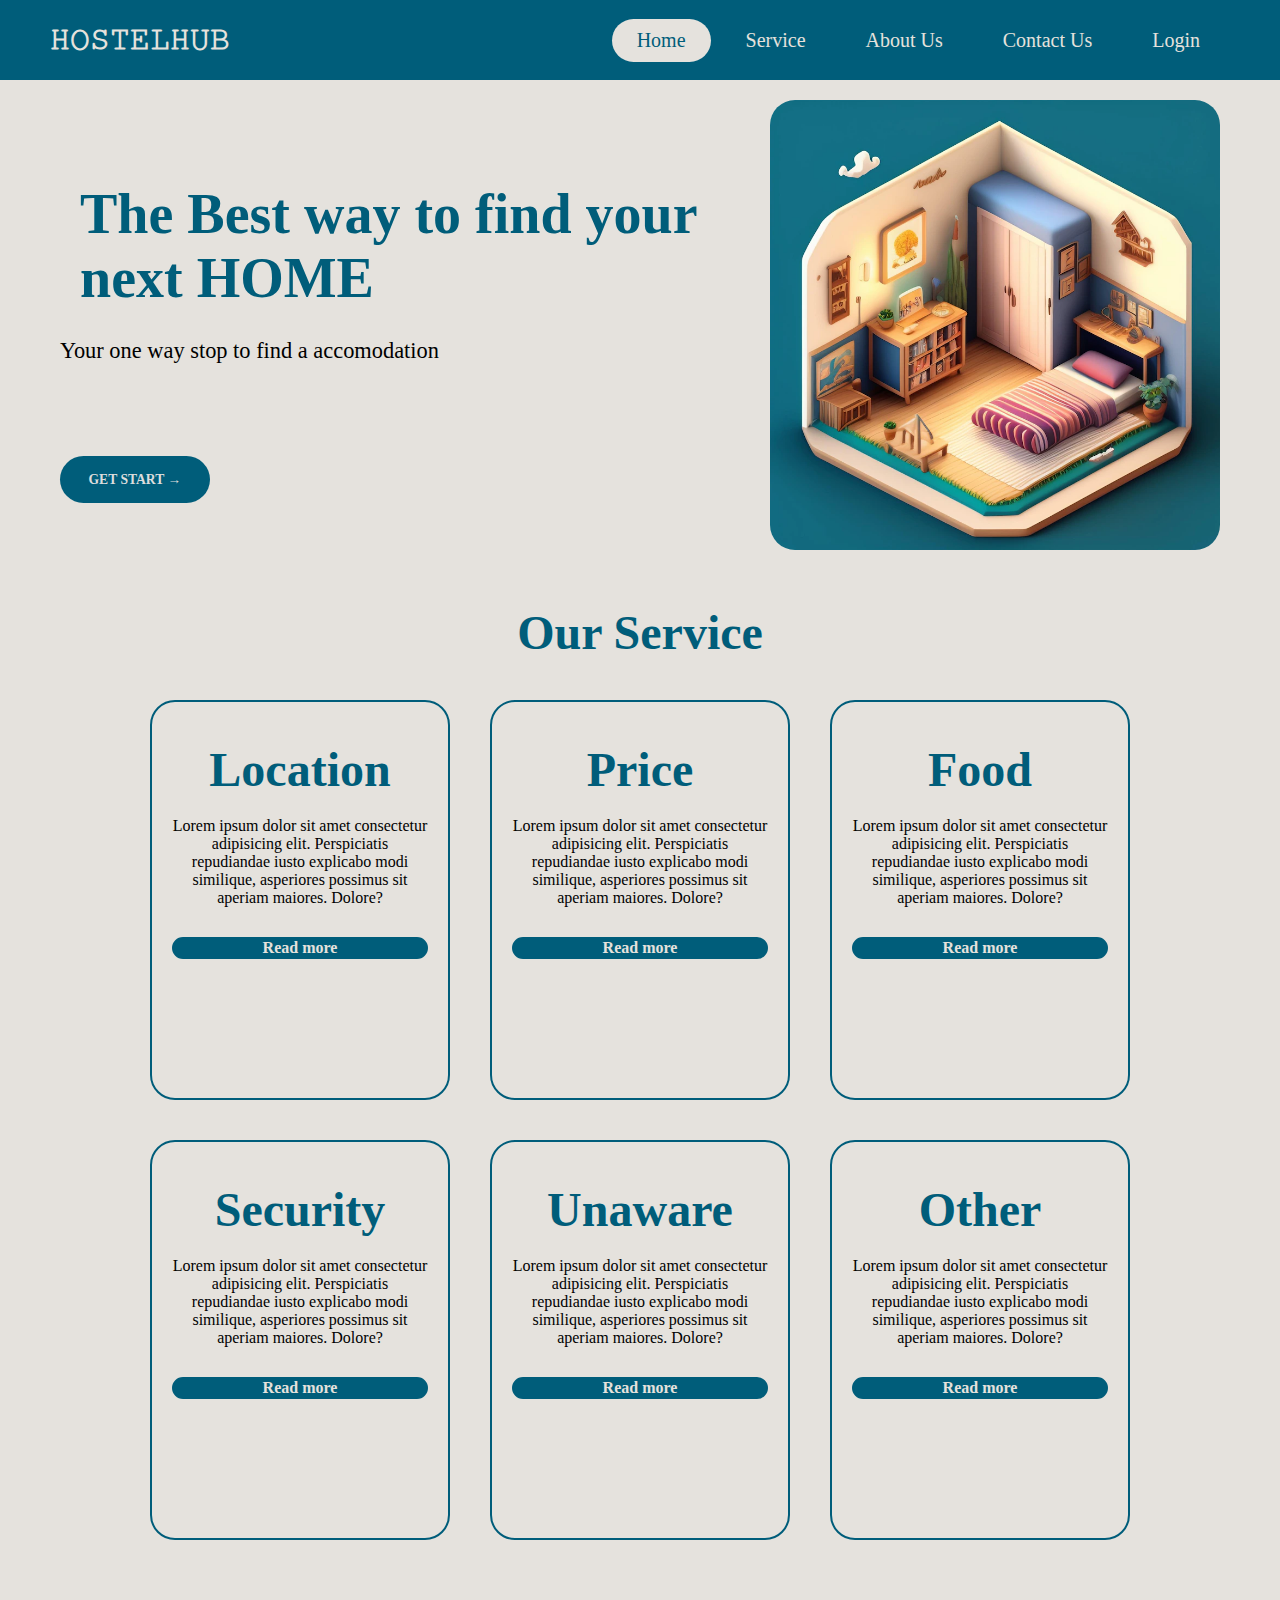
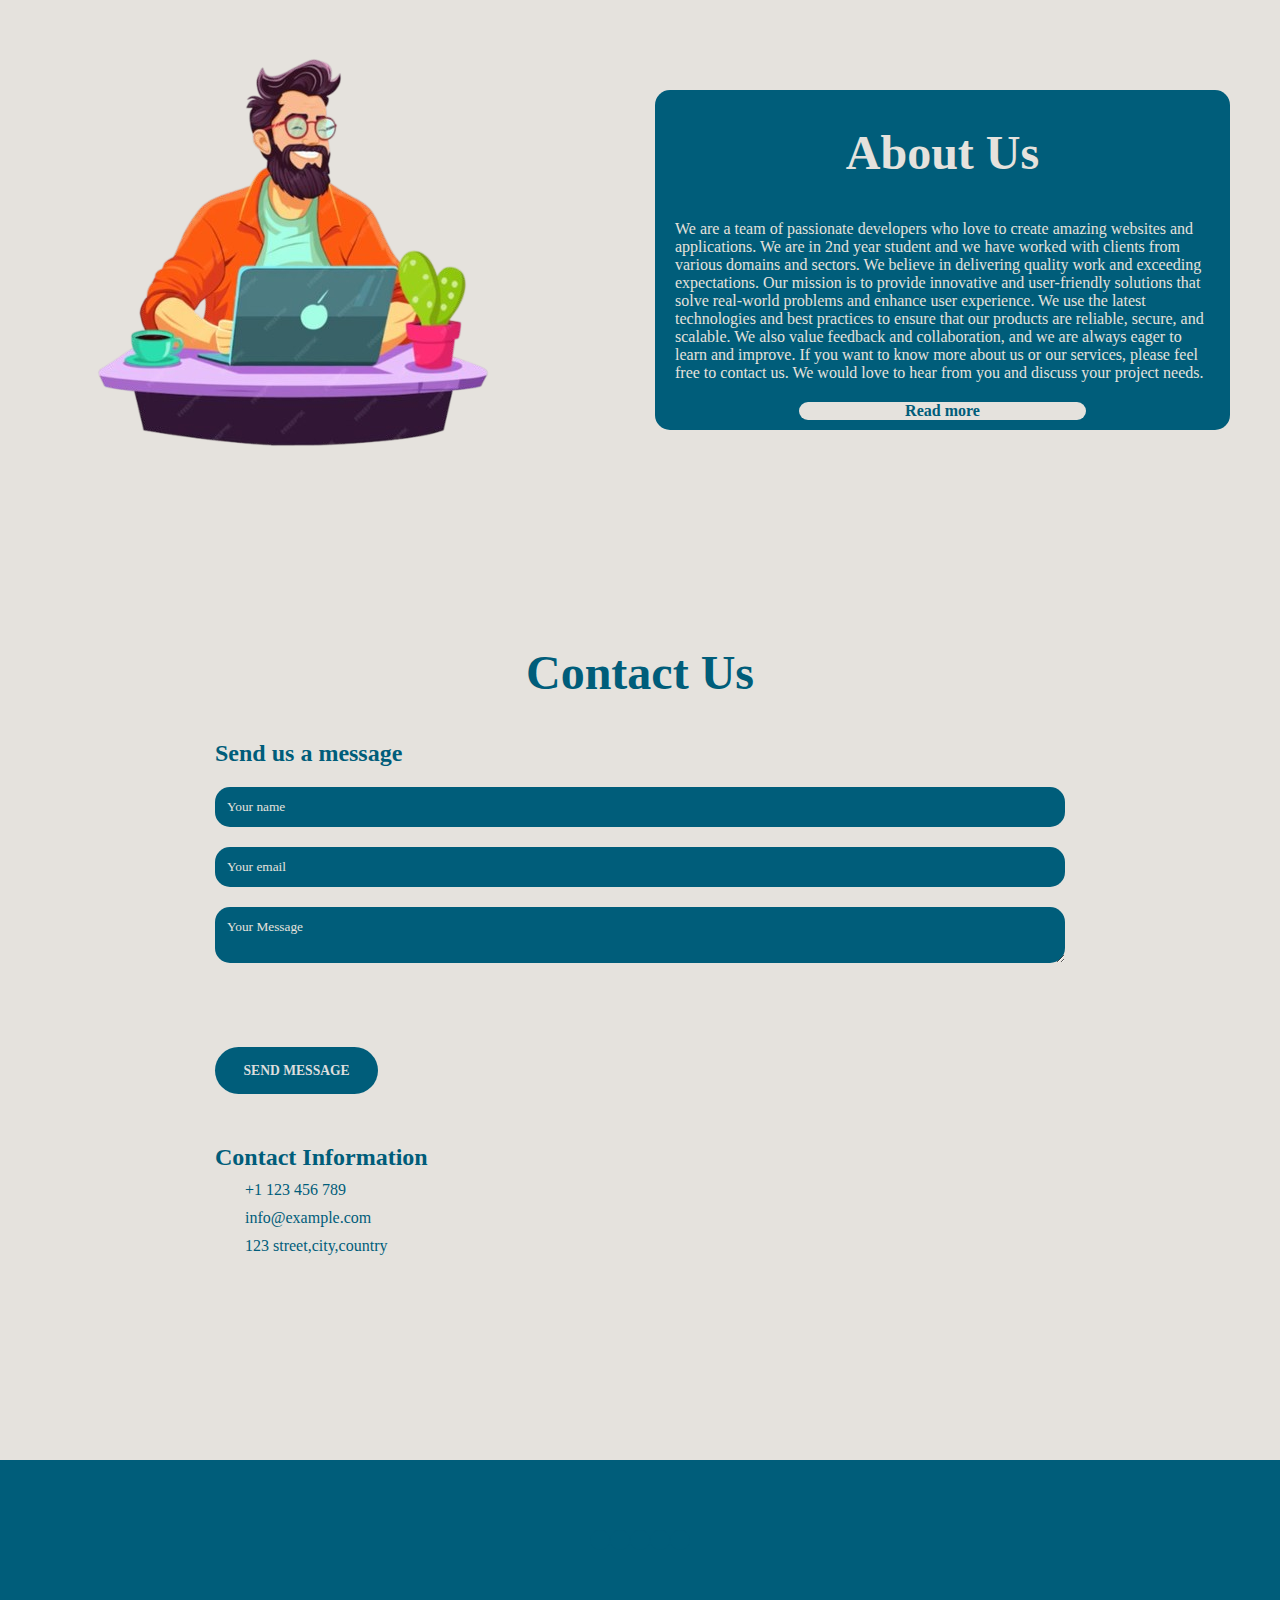
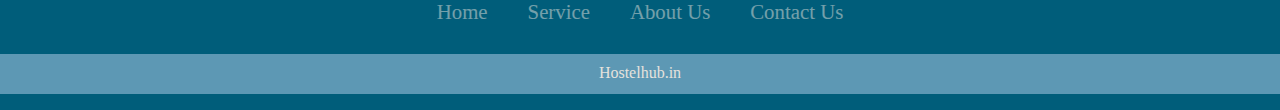
<file: Landing Page/hostelhub.html>
<!DOCTYPE html>
<html lang="en">
<head>
    <meta charset="UTF-8">
    <meta name="viewport" content="width=device-width, initial-scale=1.0">
    <title>Hostelhub.in</title>
    <link rel="stylesheet" href="https://cdnjs.cloudflare.com/ajax/libs/font-awesome/6.4.2/css/all.min.css" integrity="sha512-z3gLpd7yknf1YoNbCzqRKc4qyor8gaKU1qmn+CShxbuBusANI9QpRohGBreCFkKxLhei6S9CQXFEbbKuqLg0DA==" crossorigin="anonymous" referrerpolicy="no-referrer" />
    <link rel="stylesheet" href="Hostelhub.css">
</head>
<body>
    <header>
        <div class="logo"> 𝙷𝙾𝚂𝚃𝙴𝙻𝙷𝚄𝙱 </div>
        <div class="hamburger">
            <div class="line"></div>
            <div class="line"></div>
            <div class="line"></div>
        </div>
        <nav class="nav-bar">                     <!--  NAV-BAR -->
            <ul>
                <li>
                    <a href="#" class="active">Home</a>
                </li>
                <li>
                    <a href="#Services" class="">Service</a>
                </li>
                <li>
                    <a href="#About-Us" class="">About Us</a>
                </li>
                <li>
                    <a href="#Contact Us" class="">Contact Us</a>
                </li>
                <li>
                    <a href="#" class="">Login</a>
                </li>
            </ul>
        </nav>
        
    </header>

    <script>
        hamburger = document.querySelector(".hamburger");
        hamburger.onclick = function() 
        {
            navBar = document.querySelector(".nav-bar");
            navBar.classList.toggle("active");
        }
    </script>    

    <main>                                                            <!-- MAIN-CONTENT -->
        <div class="container">
            <img src="hostel-l-img.webp" alt="imz" class="rroom-img">
            <div class="hero-text">
                <h1>The Best way 
                    to find your 
                    next HOME</h1>
                <P>Your one way stop to find a accomodation</P>
                <button>Get start &#8594 </button>
            </div>
        </div>
    </main>

    <div id="Services" class="container-2">                           <!--  SERVICE-CONTAINER   -->
        <h1>Our Service</h1>
        <div class="row">
            
            <div class="service">
                <i class="fa-solid fa-location-dot"></i>
                <h2>Location</h2>
                <p>Lorem ipsum dolor sit amet consectetur adipisicing elit.
                   Perspiciatis repudiandae iusto explicabo modi similique, asperiores possimus sit aperiam maiores.
                   Dolore?</p>
                <div class="readmore"><a href="#">Read more</a></div>
            </div>
            
            <div class="service">
                <i class="fa-solid fa-hand-holding-dollar"></i>
                <h2>Price</h2>
                <p>Lorem ipsum dolor sit amet consectetur adipisicing elit.
                   Perspiciatis repudiandae iusto explicabo modi similique, asperiores possimus sit aperiam maiores.
                   Dolore?</p>
                <div class="readmore"><a href="#">Read more</a></div>   
            </div>
            
            <div class="service">
                <i class="fa-solid fa-bowl-food"></i>
                <h2>Food</h2>
                <p>Lorem ipsum dolor sit amet consectetur adipisicing elit.
                   Perspiciatis repudiandae iusto explicabo modi similique, asperiores possimus sit aperiam maiores.
                   Dolore?</p>
                <div class="readmore"><a href="#">Read more</a></div> 
            </div>
            
            <div class="service">
                <i class="fa-solid fa-person-military-pointing"></i>
                <h2>Security</h2>
                <p>Lorem ipsum dolor sit amet consectetur adipisicing elit.
                   Perspiciatis repudiandae iusto explicabo modi similique, asperiores possimus sit aperiam maiores.
                   Dolore?</p>
                <div class="readmore"><a href="#">Read more</a></div>
            </div>
            
            <div class="service">
                <i class="fa-regular fa-face-meh"></i>
                <h2>Unaware</h2>
                <p>Lorem ipsum dolor sit amet consectetur adipisicing elit.
                   Perspiciatis repudiandae iusto explicabo modi similique, asperiores possimus sit aperiam maiores.
                   Dolore?</p>
                <div class="readmore"><a href="#">Read more</a></div>
            </div>
            
            <div class="service">
                <i class="fa-solid fa-circle-info"></i>
                <h2>Other</h2>
                <p>Lorem ipsum dolor sit amet consectetur adipisicing elit.
                   Perspiciatis repudiandae iusto explicabo modi similique, asperiores possimus sit aperiam maiores.
                   Dolore?</p>
                <div class="readmore"><a href="#">Read more</a></div>
            </div>
        </div>
    </div>

    <div id="About-Us" class="about-us">                                       <!--ABOUT-SECCTION -->
        <div class="content-2">
            <div class="about-img">
                <img src="programmer.png" alt="about-us">
            </div>
            <div class="text">
               <h1>About Us</h1>
               <p>We are a team of passionate developers who love to create amazing websites and applications. We are in 2nd year student and we have worked with clients from various domains and sectors. We believe in delivering quality work and exceeding expectations.
               Our mission is to provide innovative and user-friendly solutions that solve real-world problems and enhance user experience. We use the latest technologies and best practices to ensure that our products are reliable, secure, and scalable. We also value feedback and collaboration, and we are always eager to learn and improve.
               If you want to know more about us or our services, please feel free to contact us. We would love to hear from you and discuss your project needs.</p> 
               <div class="readmore-about"><a href="">Read more</a></div> 
            </div>    
        </div>
    </div>

    <div id="Contact Us" class="contact">
        <div class="container-3">
            <h1>Contact Us</h1>
            <div class="contact-wrapper">
                <div class="contact-form">
                    <h3>Send us a message</h3>
                    <form>
                        <div class="form-group">
                            <input type="text" name="name" placeholder="Your name">
                        </div> 

                        <div class="form-group">
                            <input type="email" name="name" placeholder="Your email">
                        </div> 

                        <textarea name="message" placeholder="Your Message"></textarea>
                        
                        <button type="sumbit">Send Message</button>
    
                    </form>
                </div>
                <div class="contact-info">
                    <h3>Contact Information</h3>
                    <p><i class="fa-solid fa-phone"></i> +1 123 456 789</p>
                    <p><i class="fa-solid fa-envelope"></i> info@example.com</p>
                    <p><i class="fa-solid fa-location-dot"></i> 123 street,city,country</p>
                </div>
            </div>
        </div>
        
    </div>


    <footer> 
        <div class="footer-container">
            <div class="social-icon">
                <a href="#"><i class="fa-brands fa-facebook"></i></a>
                <a href="#"><i class="fa-brands fa-instagram"></i></a>
                <a href="#"><i class="fa-brands fa-x-twitter"></i></a>
                <a href="#"><i class="fa-brands fa-google"></i></a>
                <a href="#"><i class="fa-brands fa-youtube"></i></a>
            </div>
        </div>
        <div class="footer-nav">
            <ul>
                <li><a href="#Home">Home</a></li>
                <li><a href="#Services">Service</a></li>
                <li><a href="#About-Us">About Us</a></li>
                <li><a href="#Contact Us">Contact Us</a></li>
            </ul>
        </div>
        <div class="foot-panel">
            <p><a href="#">Hostelhub.in</a></p>
         </div>
    </footer>
</body>
</html>
</file>
<file: Landing Page/Hostelhub.css>
*{
    margin: 0;
    padding: 0;
    text-decoration: none;
    list-style: none;
    font-family: "Google Sans Regular";
    box-sizing: border-box;
}

body {
    background : #e5e2dd;    
}
/* NAV-BAR */

header {
    width: 100%;
    height: 80px;
    background-color: #005d7a;
    display: flex;
    align-items: center;
    justify-content: space-between;
    padding: 0 100px;
}

.logo{
    font-size: 28px;
    font-weight: bold;
    color: #e5e2dd;
}

.hamburger {
    display: none;
}

.nav-bar ul {
    display: flex;
}

.nav-bar ul li a {
    display: block;
    color: #e5e2dd;
    font-size: 20px;
    padding: 10px 25px;
    border-radius: 50px;
    transition: 0.2s;
    margin: 0 5px;
}

.nav-bar ul li a:hover {
    color: #005d7a;
    background-color: #e5e2dd;

}

.nav-bar ul li a.active {
    color: #005d7a;
    background: #e5e2dd;
}
@media only screen and (max-width: 1320px) {
    header{
        padding: 0 50px;
    }
}
@media only screen and (max-width: 1100px) {
    header{
        padding: 0 30px;
    }
}
@media only screen and (max-width: 800px) {
    .hamburger {
        display: block;
        cursor: pointer;
    }
    .hamburger .line {
        width: 30px;
        height: 3px;
        background: #e5e2dd;
        margin: 6px 0;
    }
    .nav-bar {
        height: 0;
        position: absolute;
        top: 80px;
        left: 0;
        right: 0;
        width: 100vh; 
        background: #005d7a;
        transition: 0.5s;
        overflow: hidden;
    }
    .nav-bar.active {
        height: 550px;
        width:100% ;
    }
    .nav-bar ul {
       display: block;
       width: fit-content;
       margin: 80px auto 0 auto;
       text-align: center;
       transition: 0.5s;
       opacity: 0;
    }    
    .nav-bar.active ul {
        opacity: 1;
    }
   .nav-bar ul li a {
     margin-bottom: 12px;
    }
}

/* HERO-SECTION */
 
.container {
    height: 100%;
    padding: 20px;
    margin-left: 40px;
    margin-right: 40px;
    display: flex;
    flex-direction: row-reverse;
    justify-content: space-between;
    align-items: center;
    gap: 40px;
}

.container .img {
    width: 100%;
    height: 500px;
    
}
.rroom-img {
    border-radius: 25px;
    width: 500px;
    height: 450px;
}
.rroom-img:hover {
    transform: scale(1.03);
    box-shadow: 4px 4px 4px 4px rgba(0,0,0,0.2);
}

.hero-text {
    width: 100%;
}

.hero-text h1 {
    font-size: 3.5rem;
    margin-bottom: 8px;
    color: #005d7a;
}
.hero-text p {
    font-size: 1.4rem;
    margin-bottom: 12px;
}

button {
    padding: 1rem 2.1em 1.1em;
    border-radius: 50px;
    margin-top: 80px;
    border: none;
    background-color: #005d7a;
    color: #dddddd;
    font-weight: 800;
    font-size: 0.85em;
    text-transform: uppercase;
    text-align: center;
    box-shadow: 0em 0em 0em #5d98b4;
    cursor: pointer;
}

button:hover {
    background-color: transparent;
    color: #005d7a;
    border: 3px solid #5d98b4;
    box-shadow: 5px 5px 5px 5px rgba(0,0,0,0.2);
}
@media (max-width:850px){
    .container {
        margin-top: 10px;
        flex-direction: column;
    }
    .hero-text {
        width: 100%;
        text-align: 3rem;
    }
    .hero-text h1 {
        font-size: 3rem;
    }

}
@media (max-width:678px){
    .hero-text h1 {
        font-size: 3rem;
    }

}
@media (max-width:400px){
    nav{
        display:none
    }

}

/* SERVICES-BOX */

.container-2 {
    max-width: 1200px;
    margin: 0 auto;
    text-align: center;
    background-color: #e5e2dd;
  
  }
  
  h1 {
    margin-top: 15px;
    font-size: 3rem;
    color: #005d7a;
    padding: 20px;
    background: #e5e2dd;
  }
  
.row {
    display: flex;
    flex-wrap: wrap;
    justify-content: center;
    align-items: center;
    
  }
.service {
    width: 300px;
    height: 400px;
    margin: 20px;
    padding: 20px;
    border: 2px solid #005d7a;
    border-radius: 25px;
    
  }
  
.service i {
    margin-top: 10%;
    color: #005d7a;
    font-size: 60px;
  }
  
.service h2 {
    margin-top: 20px;
    color: #005d7a;
    font-size: 3rem;
  }
  
.service p {
    color: black;
    margin-top: 20px;
    font-size: 1rem;
  }
  
.service a {
    color: #e5e2dd;
    background-color: #005d7a;
    border-radius: 5px;
    font-weight: bold;
    text-decoration: none;
}
.readmore {
    margin-top: 30px;
    border-radius: 15px;
    border: 2px solid #005d7a;
    background-color: #005d7a;
}
.readmore:hover {
    color: #5d98b4;
    transform: scale(1.03);
    box-shadow: 5px 5px 5px 5px rgba(0,0,0,0.2);
}
.service:hover {
    transform: scale(1.02);
    box-shadow: 5px 5px 5px 5px rgba(0,0,0,0.2);
}

/* ABOUT-SECTION */

.about-us {
    display: flex;
    justify-content: center;
    align-items: center;
    padding: 50px;
}
  
.content-2 {
    display: flex;
    align-items: center;
    justify-content: space-around;
}
  
.about-img {
    flex: 1;
    margin-right: 30px;
}
  
.about-img img {
    max-width: 100%;
    height: auto;
    display: block;
}
  
.text {
    flex: 1;
    border-radius: 15px;
    background-color: #005d7a;
    color: #e5e2dd;
}
.text h1 {
    display: flex;
    align-items: center;
    justify-content: center;
    background-color: #005d7a;
    color: #e5e2dd;
}
.text p {
    margin: 20px;
}

.text:hover {
    transform: scale(1.09);
    box-shadow: 5px 5px 5px 5px rgba(0,0,0,0.2);
}

.readmore-about a {
    width: 50%;
    margin-left:25%;
    margin-bottom: 10px;
    color: #005d7a;
    background-color: #e5e2dd;
    border-radius: 15px;
    font-weight: bold;
    text-decoration: none;
    justify-content: center;
    display: flex;
    align-items: center;
}
.readmore-about a:hover {
    transform: scale(1.09);
    box-shadow: 5px 5px 5px 5px rgba(0,0,0,0.2);
}

@media screen and (max-width: 768px) {
    .about-us {
      padding: 30px;
    }
  
    .content-2 {
      flex-direction: column;
      align-items: center;
    }
  
    .about-img {
      margin-right: 0;
      margin-bottom: 20px;
    }
}
 /* CONTACT-US */

.contact {
    min-height: 100vh;
    background-color: #e5e2dd;
    padding: 50px;
    text-align: center;
}
.container-3{
    max-width: 850px;
    margin: 0 auto;
}
.container-3 h2 {
    margin-top: 20px;
    color: #005d7a;
    font-size: 3rem;
}
.container-3 h3 {
    margin-top: 20px;
    color: #005d7a;
    font-size: 2rem;
}
.contact-wrapper {
    display:grid;
    grid-template-columns: repeat(2.1fr);
    grid-gap: 30px;
}

.contact-form {
    text-align: left;
    
}
.contact-form h3 {
    font-size: 24px;
    margin-bottom: 20px;
    color: #005d7a;
}
.form-group {
    margin-bottom: 20px;
}
::placeholder {
    color: #e5e2dd;
}

input,textarea {
    width: 100%;
    padding: 12px;
    border-radius: 15px;
    border: none;
    color: #e5e2dd;
    background-color: #005d7a;
}

input:focus,
textarea:focus {
    outline: none;
    box-shadow: 5px 5px 5px 5px rgba(0,0,0,0.2);
}
.contact-info {
    text-align: left;
}
.contact-info h3 {
    font-size: 24px;
    margin-bottom: 10px;
    color: #005d7a;
}
.contact-info p {
    margin-bottom: 10px;
    color: #005d7a;
}
.contact-info i {
    color: #5d98b4;
    margin-left: 20px;
    margin-right: 10px;
}

/* FOOOTERRRRRRRR */


footer {
    background-color: #005d7a;
    height: 250px;
}
.footer-container {
    width: 100%;
    padding: 70px 30px 20px;
}
.social-icon {
    display: flex;
    justify-content: center;
}

.social-icon a {
    text-decoration: none;
    padding: 10px;
    background-color: #005d7a;
    color: #e5e2dd;
    border-radius: 50px;
    
}
 
.social-icon a i {
    font-size: 2em;
    color: #e5e2dd;
    opacity: 0.9;
}

.social-icon a:hover {
    transform: scale(1.4);
}
.footer-nav {
   margin: 30px 0;
}
.footer-nav ul {
    display: flex;
    justify-content: center;
    
}

.footer-nav ul a {
    color: #e5e2dd;
    margin: 20px;
    text-decoration: none;
    font-size: 1.3em;
    opacity: 0.5;
    transition: o.5s;
}
.footer-nav ul li a:hover {
    opacity: 1;
}

.foot-panel  {
    display: flex;
    justify-content: center;
    background-color: #5d98b4;
    height: 40px;
    width: auto;
}
.foot-panel p {
    margin-top: 10px;
    font-size: 1em;
}
.foot-panel p a{
    color: #e5e2dd;
}
</file>
